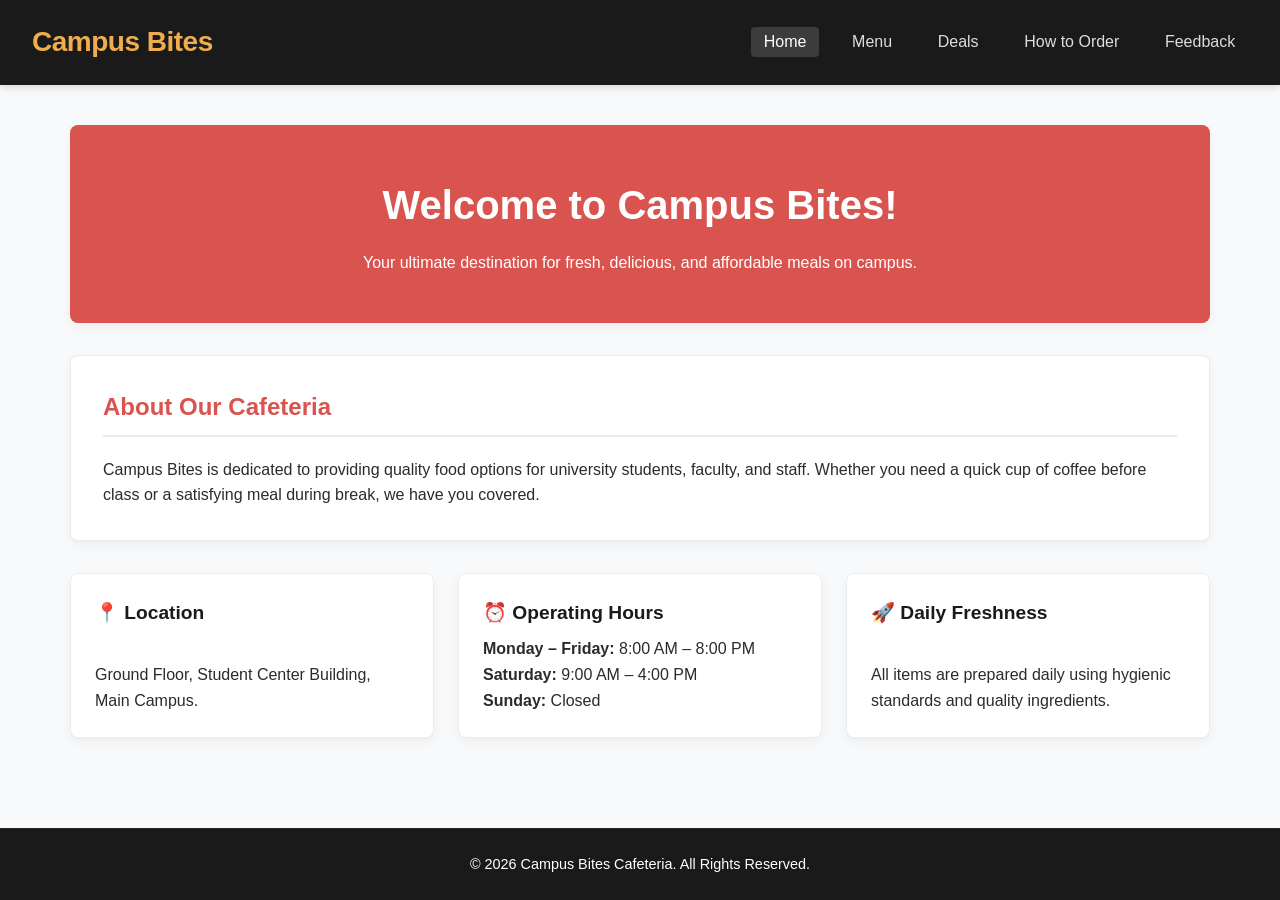
<file: src/index.html>
<!DOCTYPE html>
<html lang="en">
<head>
    <meta charset="UTF-8">
    <meta name="viewport" content="width=device-width, initial-scale=1.0">
    <title>Campus Bites - Home</title>
    <link rel="stylesheet" href="../styles/style.css">
</head>
<body>
    <header>
        <div class="logo">Campus Bites</div>
        <nav>
            <ul>
                <li><a href="index.html" class="active">Home</a></li>
                <li><a href="menu.html">Menu</a></li>
                <li><a href="deals.html">Deals</a></li>
                <li><a href="order.html">How to Order</a></li>
                <li><a href="feedback.html">Feedback</a></li>
            </ul>
        </nav>
    </header>

    <main class="container">
        <section class="hero">
            <h1>Welcome to Campus Bites!</h1>
            <p>Your ultimate destination for fresh, delicious, and affordable meals on campus.</p>
        </section>

        <section class="info-section">
            <h2>About Our Cafeteria</h2>
            <p>Campus Bites is dedicated to providing quality food options for university students, faculty, and staff. Whether you need a quick cup of coffee before class or a satisfying meal during break, we have you covered.</p>
        </section>

        <section class="grid">
            <div class="card">
                <h3>📍 Location</h3>
                <p>Ground Floor, Student Center Building, Main Campus.</p>
            </div>
            <div class="card">
                <h3>⏰ Operating Hours</h3>
                <p><strong>Monday – Friday:</strong> 8:00 AM – 8:00 PM</p>
                <p><strong>Saturday:</strong> 9:00 AM – 4:00 PM</p>
                <p><strong>Sunday:</strong> Closed</p>
            </div>
            <div class="card">
                <h3>🚀 Daily Freshness</h3>
                <p>All items are prepared daily using hygienic standards and quality ingredients.</p>
            </div>
        </section>
    </main>

    <footer>
        <p>&copy; 2026 Campus Bites Cafeteria. All Rights Reserved.</p>
    </footer>
</body>
</html>
</file>
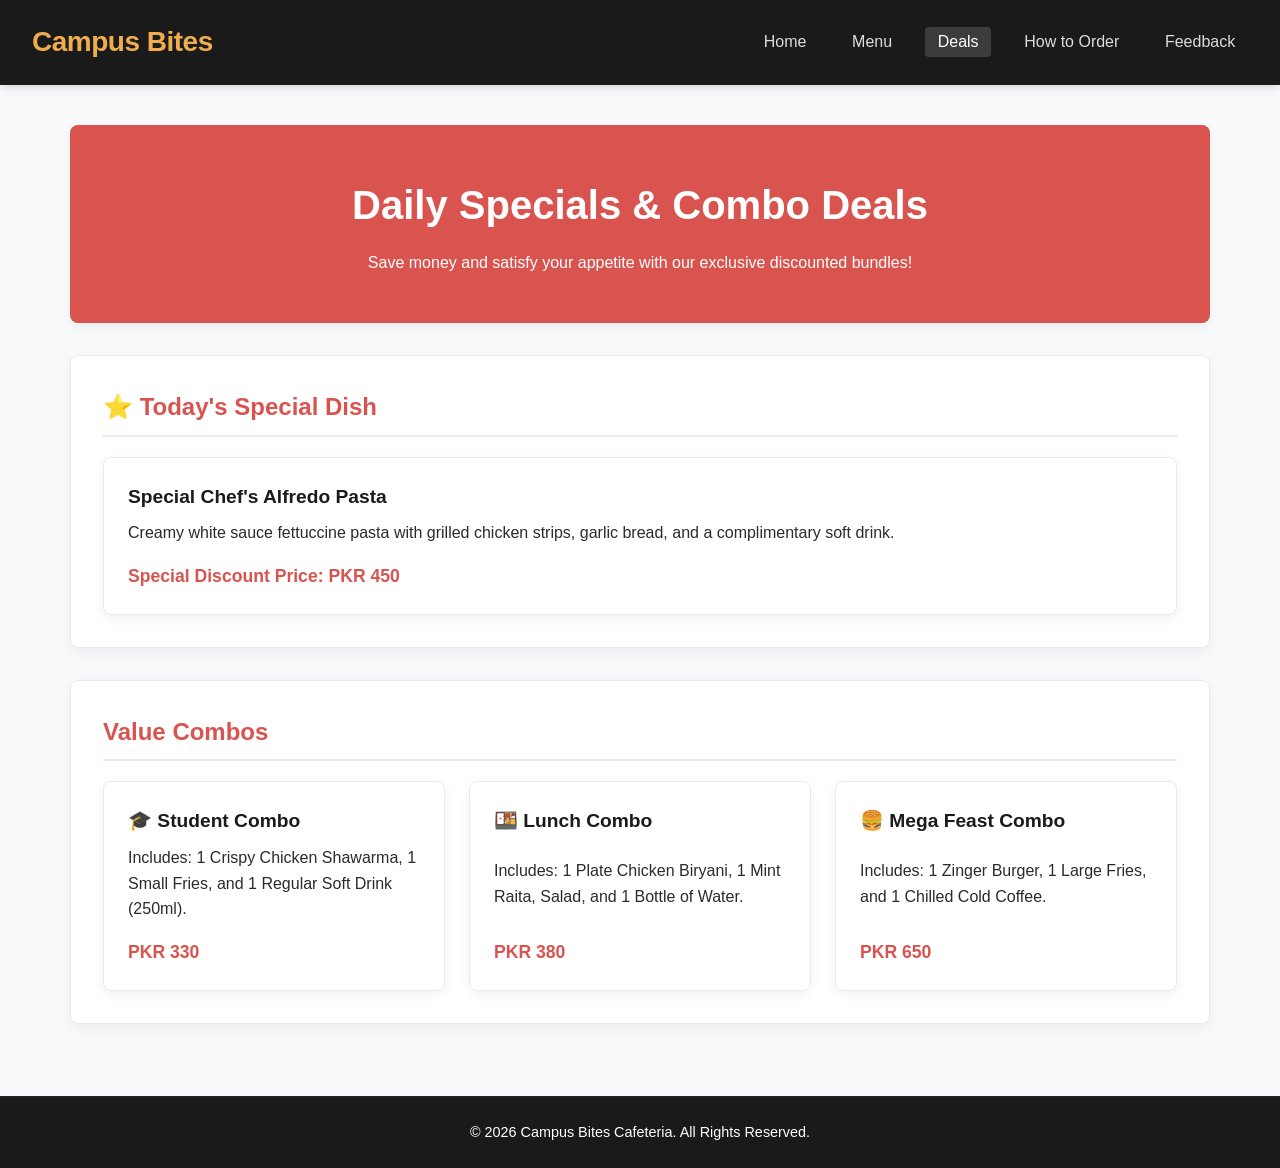
<file: src/deals.html>
<!DOCTYPE html>
<html lang="en">
<head>
    <meta charset="UTF-8">
    <meta name="viewport" content="width=device-width, initial-scale=1.0">
    <title>Campus Bites - Deals & Specials</title>
    <link rel="stylesheet" href="../styles/style.css">
</head>
<body>
    <header>
        <div class="logo">Campus Bites</div>
        <nav>
            <ul>
                <li><a href="index.html">Home</a></li>
                <li><a href="menu.html">Menu</a></li>
                <li><a href="deals.html" class="active">Deals</a></li>
                <li><a href="order.html">How to Order</a></li>
                <li><a href="feedback.html">Feedback</a></li>
            </ul>
        </nav>
    </header>

    <main class="container">
        <section class="hero">
            <h1>Daily Specials & Combo Deals</h1>
            <p>Save money and satisfy your appetite with our exclusive discounted bundles!</p>
        </section>

        <section class="info-section">
            <h2>⭐ Today's Special Dish</h2>
            <div class="card">
                <h3>Special Chef's Alfredo Pasta</h3>
                <p>Creamy white sauce fettuccine pasta with grilled chicken strips, garlic bread, and a complimentary soft drink.</p>
                <span class="price">Special Discount Price: PKR 450</span>
            </div>
        </section>

        <section class="info-section">
            <h2>Value Combos</h2>
            <div class="grid">
                <div class="card">
                    <h3>🎓 Student Combo</h3>
                    <p>Includes: 1 Crispy Chicken Shawarma, 1 Small Fries, and 1 Regular Soft Drink (250ml).</p>
                    <span class="price">PKR 330</span>
                </div>
                <div class="card">
                    <h3>🍱 Lunch Combo</h3>
                    <p>Includes: 1 Plate Chicken Biryani, 1 Mint Raita, Salad, and 1 Bottle of Water.</p>
                    <span class="price">PKR 380</span>
                </div>
                <div class="card">
                    <h3>🍔 Mega Feast Combo</h3>
                    <p>Includes: 1 Zinger Burger, 1 Large Fries, and 1 Chilled Cold Coffee.</p>
                    <span class="price">PKR 650</span>
                </div>
            </div>
        </section>
    </main>

    <footer>
        <p>&copy; 2026 Campus Bites Cafeteria. All Rights Reserved.</p>
    </footer>
</body>
</html>
</file>
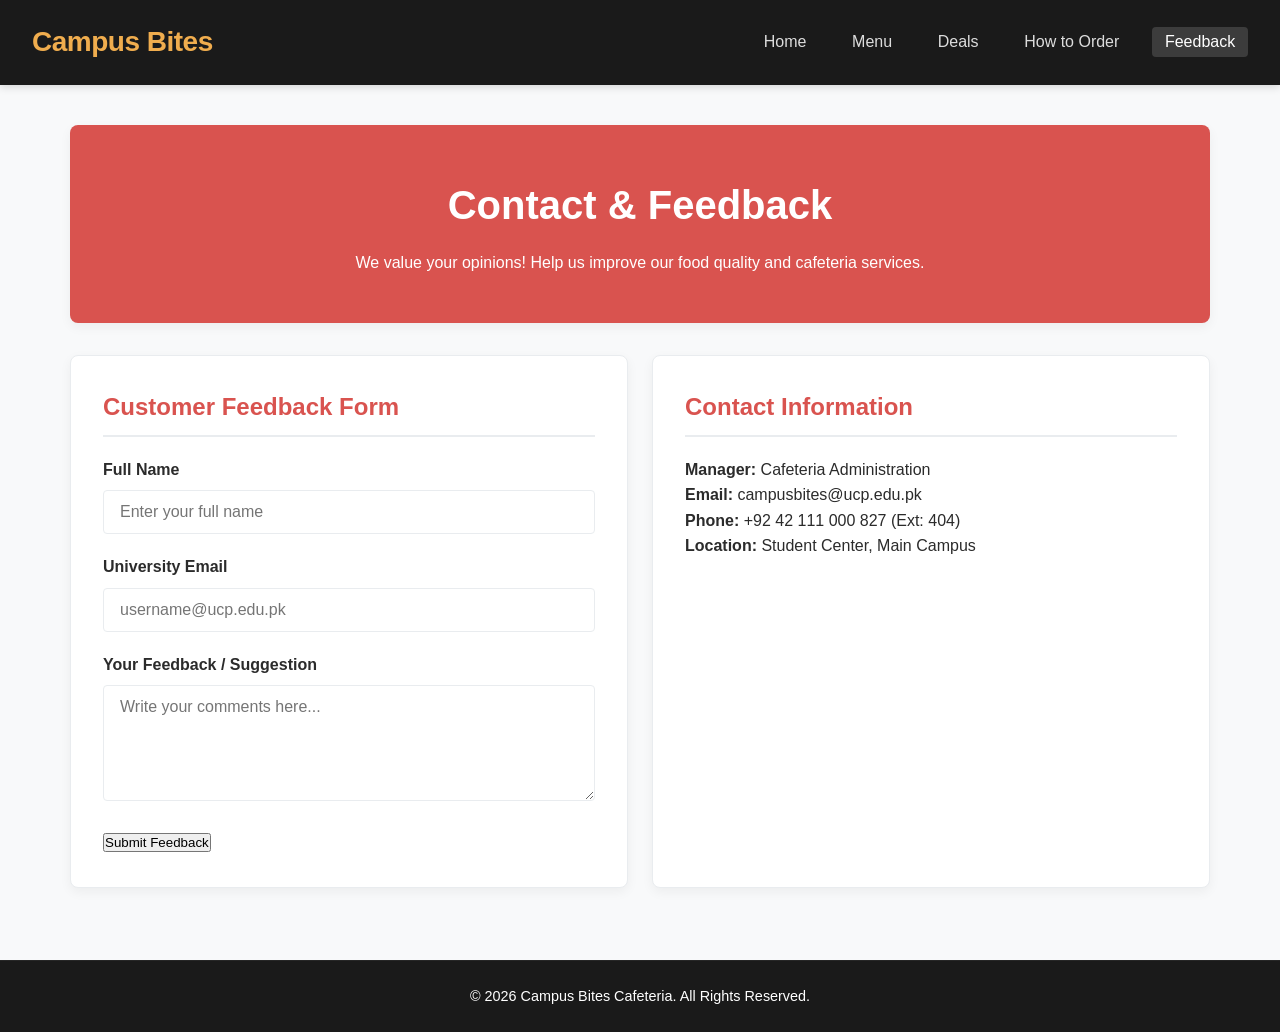
<file: src/feedback.html>
<!DOCTYPE html>
<html lang="en">
<head>
    <meta charset="UTF-8">
    <meta name="viewport" content="width=device-width, initial-scale=1.0">
    <title>Campus Bites - Feedback & Contact</title>
    <link rel="stylesheet" href="../styles/style.css">
</head>
<body>
    <header>
        <div class="logo">Campus Bites</div>
        <nav>
            <ul>
                <li><a href="index.html">Home</a></li>
                <li><a href="menu.html">Menu</a></li>
                <li><a href="deals.html">Deals</a></li>
                <li><a href="order.html">How to Order</a></li>
                <li><a href="feedback.html" class="active">Feedback</a></li>
            </ul>
        </nav>
    </header>

    <main class="container">
        <section class="hero">
            <h1>Contact & Feedback</h1>
            <p>We value your opinions! Help us improve our food quality and cafeteria services.</p>
        </section>

        <section class="grid">
            <div class="info-section">
                <h2>Customer Feedback Form</h2>
                <form action="#" method="get" onsubmit="alert('Thank you for your feedback!'); return false;">
                    <div class="form-group">
                        <label for="name">Full Name</label>
                        <input type="text" id="name" name="name" placeholder="Enter your full name" required>
                    </div>
                    <div class="form-group">
                        <label for="email">University Email</label>
                        <input type="email" id="email" name="email" placeholder="username@ucp.edu.pk" required>
                    </div>
                    <div class="form-group">
                        <label for="message">Your Feedback / Suggestion</label>
                        <textarea id="message" name="message" rows="5" placeholder="Write your comments here..." required></textarea>
                    </div>
                    <button type="submit" class="btn">Submit Feedback</button>
                </form>
            </div>

            <div class="info-section">
                <h2>Contact Information</h2>
                <p><strong>Manager:</strong> Cafeteria Administration</p>
                <p><strong>Email:</strong> campusbites@ucp.edu.pk</p>
                <p><strong>Phone:</strong> +92 42 111 000 827 (Ext: 404)</p>
                <p><strong>Location:</strong> Student Center, Main Campus</p>
            </div>
        </section>
    </main>

    <footer>
        <p>&copy; 2026 Campus Bites Cafeteria. All Rights Reserved.</p>
    </footer>
</body>
</html>
</file>
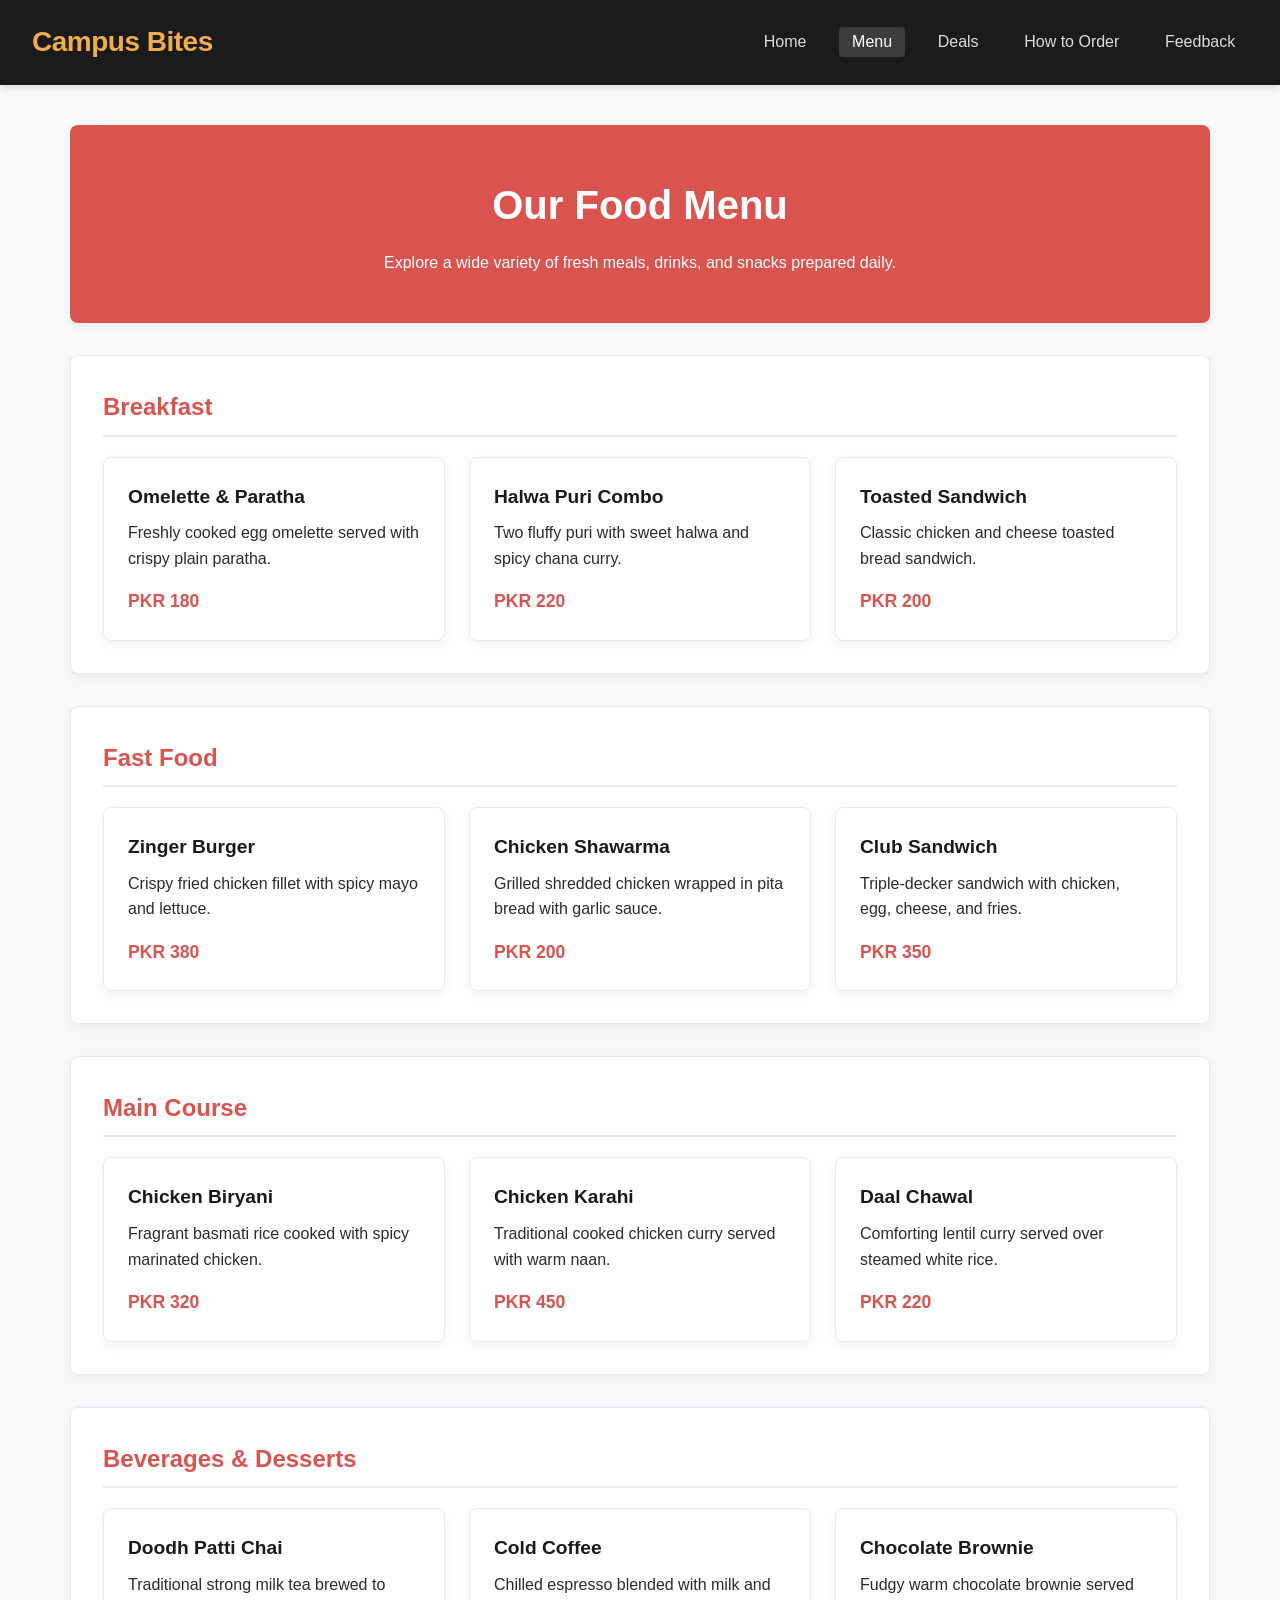
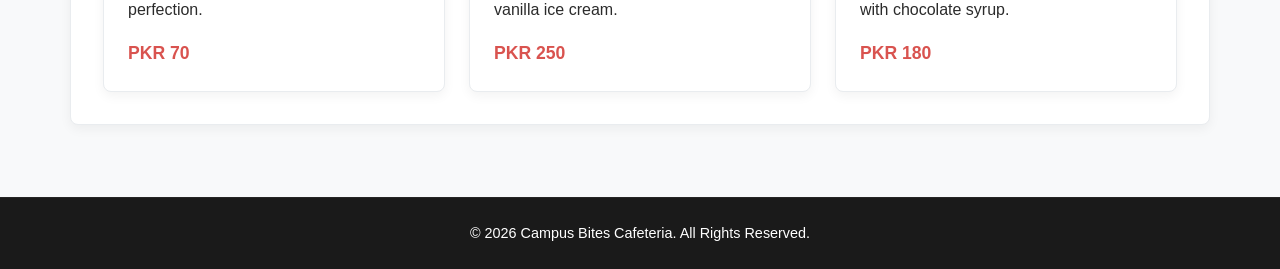
<file: src/menu.html>
<!DOCTYPE html>
<html lang="en">
<head>
    <meta charset="UTF-8">
    <meta name="viewport" content="width=device-width, initial-scale=1.0">
    <title>Campus Bites - Menu</title>
    <link rel="stylesheet" href="../styles/style.css">
</head>
<body>
    <header>
        <div class="logo">Campus Bites</div>
        <nav>
            <ul>
                <li><a href="index.html">Home</a></li>
                <li><a href="menu.html" class="active">Menu</a></li>
                <li><a href="deals.html">Deals</a></li>
                <li><a href="order.html">How to Order</a></li>
                <li><a href="feedback.html">Feedback</a></li>
            </ul>
        </nav>
    </header>

    <main class="container">
        <section class="hero">
            <h1>Our Food Menu</h1>
            <p>Explore a wide variety of fresh meals, drinks, and snacks prepared daily.</p>
        </section>

        <!-- Category 1: Breakfast -->
        <section class="info-section">
            <h2>Breakfast</h2>
            <div class="grid">
                <div class="card">
                    <h3>Omelette & Paratha</h3>
                    <p>Freshly cooked egg omelette served with crispy plain paratha.</p>
                    <span class="price">PKR 180</span>
                </div>
                <div class="card">
                    <h3>Halwa Puri Combo</h3>
                    <p>Two fluffy puri with sweet halwa and spicy chana curry.</p>
                    <span class="price">PKR 220</span>
                </div>
                <div class="card">
                    <h3>Toasted Sandwich</h3>
                    <p>Classic chicken and cheese toasted bread sandwich.</p>
                    <span class="price">PKR 200</span>
                </div>
            </div>
        </section>

        <!-- Category 2: Fast Food -->
        <section class="info-section">
            <h2>Fast Food</h2>
            <div class="grid">
                <div class="card">
                    <h3>Zinger Burger</h3>
                    <p>Crispy fried chicken fillet with spicy mayo and lettuce.</p>
                    <span class="price">PKR 380</span>
                </div>
                <div class="card">
                    <h3>Chicken Shawarma</h3>
                    <p>Grilled shredded chicken wrapped in pita bread with garlic sauce.</p>
                    <span class="price">PKR 200</span>
                </div>
                <div class="card">
                    <h3>Club Sandwich</h3>
                    <p>Triple-decker sandwich with chicken, egg, cheese, and fries.</p>
                    <span class="price">PKR 350</span>
                </div>
            </div>
        </section>

        <!-- Category 3: Main Course -->
        <section class="info-section">
            <h2>Main Course</h2>
            <div class="grid">
                <div class="card">
                    <h3>Chicken Biryani</h3>
                    <p>Fragrant basmati rice cooked with spicy marinated chicken.</p>
                    <span class="price">PKR 320</span>
                </div>
                <div class="card">
                    <h3>Chicken Karahi</h3>
                    <p>Traditional cooked chicken curry served with warm naan.</p>
                    <span class="price">PKR 450</span>
                </div>
                <div class="card">
                    <h3>Daal Chawal</h3>
                    <p>Comforting lentil curry served over steamed white rice.</p>
                    <span class="price">PKR 220</span>
                </div>
            </div>
        </section>

        <!-- Category 4: Beverages & Desserts -->
        <section class="info-section">
            <h2>Beverages & Desserts</h2>
            <div class="grid">
                <div class="card">
                    <h3>Doodh Patti Chai</h3>
                    <p>Traditional strong milk tea brewed to perfection.</p>
                    <span class="price">PKR 70</span>
                </div>
                <div class="card">
                    <h3>Cold Coffee</h3>
                    <p>Chilled espresso blended with milk and vanilla ice cream.</p>
                    <span class="price">PKR 250</span>
                </div>
                <div class="card">
                    <h3>Chocolate Brownie</h3>
                    <p>Fudgy warm chocolate brownie served with chocolate syrup.</p>
                    <span class="price">PKR 180</span>
                </div>
            </div>
        </section>
    </main>

    <footer>
        <p>&copy; 2026 Campus Bites Cafeteria. All Rights Reserved.</p>
    </footer>
</body>
</html>
</file>
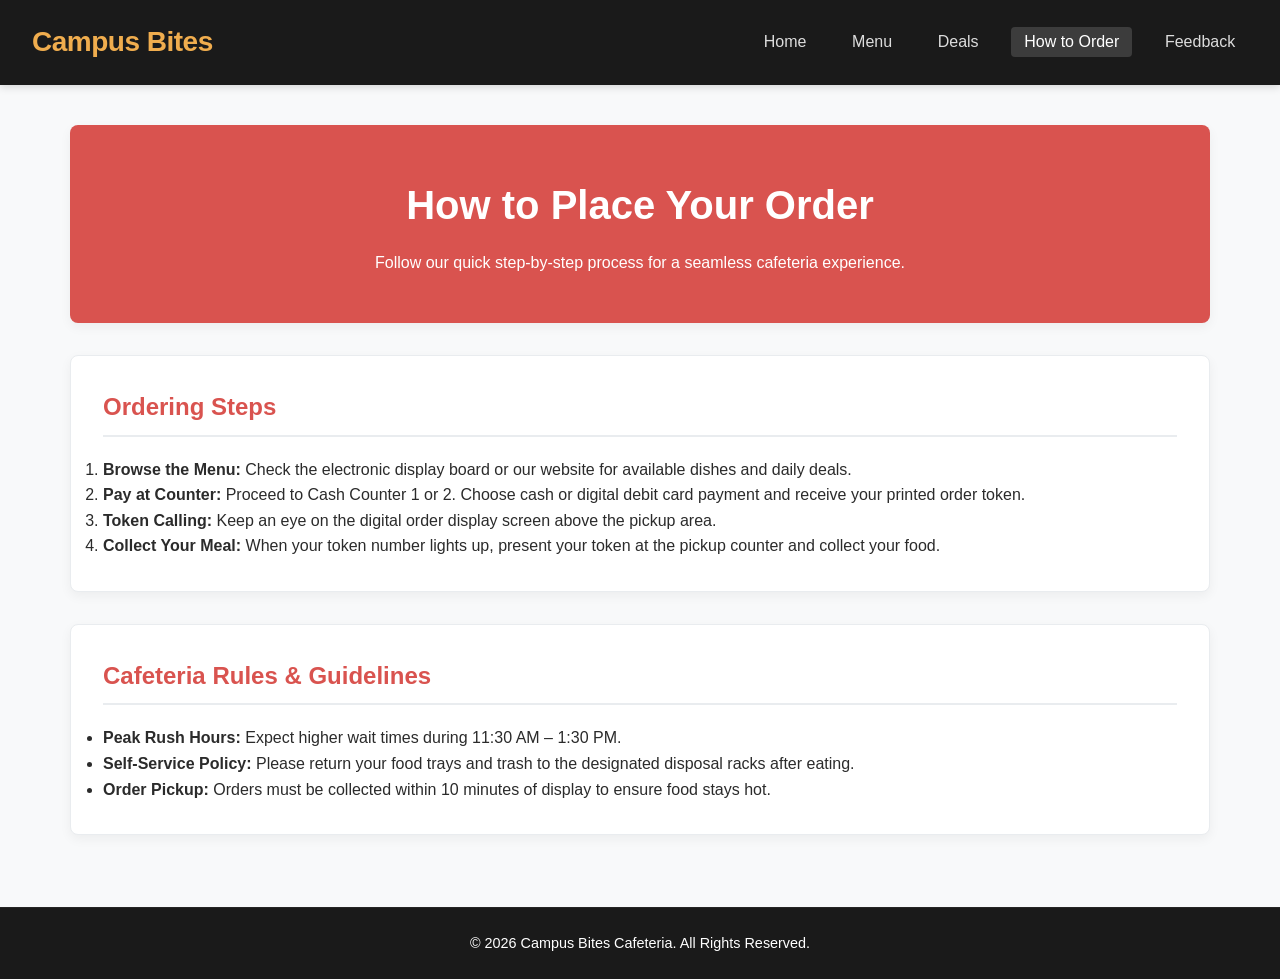
<file: src/order.html>
<!DOCTYPE html>
<html lang="en">
<head>
    <meta charset="UTF-8">
    <meta name="viewport" content="width=device-width, initial-scale=1.0">
    <title>Campus Bites - How to Order</title>
    <link rel="stylesheet" href="../styles/style.css">
</head>
<body>
    <header>
        <div class="logo">Campus Bites</div>
        <nav>
            <ul>
                <li><a href="index.html">Home</a></li>
                <li><a href="menu.html">Menu</a></li>
                <li><a href="deals.html">Deals</a></li>
                <li><a href="order.html" class="active">How to Order</a></li>
                <li><a href="feedback.html">Feedback</a></li>
            </ul>
        </nav>
    </header>

    <main class="container">
        <section class="hero">
            <h1>How to Place Your Order</h1>
            <p>Follow our quick step-by-step process for a seamless cafeteria experience.</p>
        </section>

        <section class="info-section">
            <h2>Ordering Steps</h2>
            <ol>
                <li><strong>Browse the Menu:</strong> Check the electronic display board or our website for available dishes and daily deals.</li>
                <li><strong>Pay at Counter:</strong> Proceed to Cash Counter 1 or 2. Choose cash or digital debit card payment and receive your printed order token.</li>
                <li><strong>Token Calling:</strong> Keep an eye on the digital order display screen above the pickup area.</li>
                <li><strong>Collect Your Meal:</strong> When your token number lights up, present your token at the pickup counter and collect your food.</li>
            </ol>
        </section>

        <section class="info-section">
            <h2>Cafeteria Rules & Guidelines</h2>
            <ul>
                <li><strong>Peak Rush Hours:</strong> Expect higher wait times during 11:30 AM – 1:30 PM.</li>
                <li><strong>Self-Service Policy:</strong> Please return your food trays and trash to the designated disposal racks after eating.</li>
                <li><strong>Order Pickup:</strong> Orders must be collected within 10 minutes of display to ensure food stays hot.</li>
            </ul>
        </section>
    </main>

    <footer>
        <p>&copy; 2026 Campus Bites Cafeteria. All Rights Reserved.</p>
    </footer>
</body>
</html>
</file>
<file: styles/style.css>
/* ==========================================
   FEATURE 2: Menu Page Styles (Member 1)
   ========================================== */
.menu-category {
    margin-bottom: 2rem;
}

.menu-category h2 {
    color: var(--primary-color);
    border-bottom: 2px solid var(--secondary-color);
    padding-bottom: 0.5rem;
    margin-bottom: 1rem;
}

/* ==========================================
   FEATURE 4: How to Order Styles (Member 3)
   ========================================== */
.order-steps ol {
    counter-reset: step-counter;
    list-style: none;
}

.order-steps li {
    position: relative;
    padding-left: 2.5rem;
    margin-bottom: 1.25rem;
}

.order-steps li::before {
    counter-increment: step-counter;
    content: counter(step-counter);
    position: absolute;
    left: 0;
    top: 0;
    background-color: var(--primary-color);
    color: var(--white);
    width: 1.8rem;
    height: 1.8rem;
    border-radius: 50%;
    display: flex;
    align-items: center;
    justify-content: center;
    font-weight: bold;
    font-size: 0.9rem;
}

/* ==========================================
   FEATURE 5: Feedback & Form Styles (Member 4)
   ========================================== */
.form-group {
    margin-bottom: 1.25rem;
}

.form-group label {
    display: block;
    margin-bottom: 0.5rem;
    font-weight: 600;
}

.form-group input,
.form-group textarea {
    width: 100%;
    padding: 0.75rem 1rem;
    border: 1px solid var(--border-color);
    border-radius: var(--radius-sm);
    font-size: 1rem;
    font-family: inherit;
    transition: border-color 0.2s ease, box-shadow 0.2s ease;
}

.form-group input:focus,
.form-group textarea:focus {
    outline: none;
    border-color: var(--primary-color);
    box-shadow: 0 0 0 3px rgba(217, 83, 79, 0.15);
}

.btn-submit {
    display: inline-block;
    background-color: var(--primary-color);
    color: var(--white);
    padding: 0.8rem 1.75rem;
    border: none;
    border-radius: var(--radius-sm);
    cursor: pointer;
    font-size: 1rem;
    font-weight: bold;
    transition: background-color 0.2s ease;
}

.btn-submit:hover {
    background-color: var(--primary-hover);
}
/*===========================================
   COMMON PART 1: CSS Variables & Base Reset
   ========================================== */
:root {
    --primary-color: #d9534f;
    --primary-hover: #c9302c;
    --secondary-color: #f0ad4e;
    --dark-color: #1a1a1a;
    --light-bg: #f8f9fa;
    --white: #ffffff;
    --border-color: #e9ecef;
    --text-color: #2b2b2b;
    --font-family: 'Segoe UI', Tahoma, Geneva, Verdana, sans-serif;
    --radius-sm: 4px;
    --radius-md: 8px;
    --box-shadow: 0 4px 12px rgba(0, 0, 0, 0.05);
}

*, *::before, *::after {
    box-sizing: border-box;
    margin: 0;
    padding: 0;
}

body {
    font-family: var(--font-family);
    line-height: 1.6;
    color: var(--text-color);
    background-color: var(--light-bg);
    display: flex;
    flex-direction: column;
    min-height: 100vh;
}

.container {
    width: 90%;
    max-width: 1140px;
    margin: 2.5rem auto;
    flex: 1;
}

/* ==========================================
   COMMON PART 2: Header & Navigation Bar
   ========================================== */
header {
    background-color: var(--dark-color);
    color: var(--white);
    padding: 1.25rem 2rem;
    display: flex;
    justify-content: space-between;
    align-items: center;
    box-shadow: 0 2px 8px rgba(0, 0, 0, 0.15);
    position: sticky;
    top: 0;
    z-index: 1000;
}

header .logo {
    font-size: 1.75rem;
    font-weight: 700;
    color: var(--secondary-color);
    letter-spacing: -0.5px;
}

nav ul {
    display: flex;
    list-style: none;
    gap: 1.25rem;
    align-items: center;
}

nav a {
    color: rgba(255, 255, 255, 0.85);
    text-decoration: none;
    font-weight: 500;
    padding: 0.4rem 0.8rem;
    border-radius: var(--radius-sm);
    transition: all 0.2s ease-in-out;
}

nav a:hover,
nav a.active {
    color: var(--white);
    background-color: rgba(255, 255, 255, 0.15);
}

/* ==========================================
   COMMON PART 3: Main Sections, Grids & Cards
   ========================================== */
.info-section {
    background: var(--white);
    padding: 2rem;
    border-radius: var(--radius-md);
    margin-bottom: 2rem;
    border: 1px solid var(--border-color);
    box-shadow: var(--box-shadow);
}

.info-section h2 {
    color: var(--primary-color);
    font-size: 1.5rem;
    margin-bottom: 1.25rem;
    padding-bottom: 0.5rem;
    border-bottom: 2px solid var(--border-color);
}

.grid {
    display: grid;
    grid-template-columns: repeat(auto-fit, minmax(280px, 1fr));
    gap: 1.5rem;
    margin-top: 1rem;
}

.card {
    background: var(--white);
    border: 1px solid var(--border-color);
    border-radius: var(--radius-md);
    padding: 1.5rem;
    box-shadow: var(--box-shadow);
    display: flex;
    flex-direction: column;
    justify-content: space-between;
    transition: transform 0.2s ease, box-shadow 0.2s ease;
}

.card:hover {
    transform: translateY(-3px);
    box-shadow: 0 8px 16px rgba(0, 0, 0, 0.08);
}

.card h3 {
    color: var(--dark-color);
    font-size: 1.2rem;
    margin-bottom: 0.5rem;
}

.price {
    font-weight: 700;
    font-size: 1.1rem;
    color: var(--primary-color);
    margin-top: 1rem;
    display: inline-block;
}

/* ==========================================
   FEATURE 1: Home Page Styles (Team Lead)
   ========================================== */
.hero {
    background-color: var(--primary-color);
    color: var(--white);
    padding: 3rem 1.5rem;
    text-align: center;
    border-radius: var(--radius-md);
    margin-bottom: 2rem;
    box-shadow: var(--box-shadow);
}

.hero h1 {
    font-size: 2.5rem;
    margin-bottom: 0.8rem;
}

/* ==========================================
   COMMON PART 4: Footer Styling
   ========================================== */
footer {
    background-color: var(--dark-color);
    color: var(--white);
    text-align: center;
    padding: 1.5rem 1rem;
    margin-top: auto;
    font-size: 0.9rem;
    border-top: 1px solid rgba(255, 255, 255, 0.05);
}

/* ==========================================
   COMMON PART 5: Global Mobile Media Query
   ========================================== */
@media (max-width: 768px) {
    /* Header Responsive */
    header {
        flex-direction: column;
        padding: 1rem;
        gap: 1rem;
    }

    nav ul {
        flex-wrap: wrap;
        justify-content: center;
        gap: 0.5rem;
    }

    nav a {
        padding: 0.3rem 0.6rem;
        font-size: 0.9rem;
    }

    /* Container & Sections Responsive */
    .container {
        width: 94%;
        margin: 1.5rem auto;
    }

    .hero {
        padding: 2rem 1rem;
    }

    .hero h1 {
        font-size: 1.8rem;
    }

    .info-section {
        padding: 1.25rem;
    }

    .grid {
        grid-template-columns: 1fr;
    }

    /* Form & Controls Responsive */
    .btn-submit {
        width: 100%;
        text-align: center;
    }
}
/* ==========================================
   FEATURE 3: Deals Page Styles (Member 2)
   ========================================== */
.deal-card {
    border: 2px dashed var(--secondary-color);
    background-color: #fff9f0;
    padding: 1.5rem;
    border-radius: var(--radius-md);
    margin-bottom: 1.5rem;
    box-shadow: var(--box-shadow);
}

.special-badge {
    background-color: var(--primary-color);
    color: var(--white);
    padding: 0.2rem 0.6rem;
    border-radius: var(--radius-sm);
    font-size: 0.85rem;
    font-weight: bold;
    display: inline-block;
    margin-bottom: 0.5rem;
}
</file>
